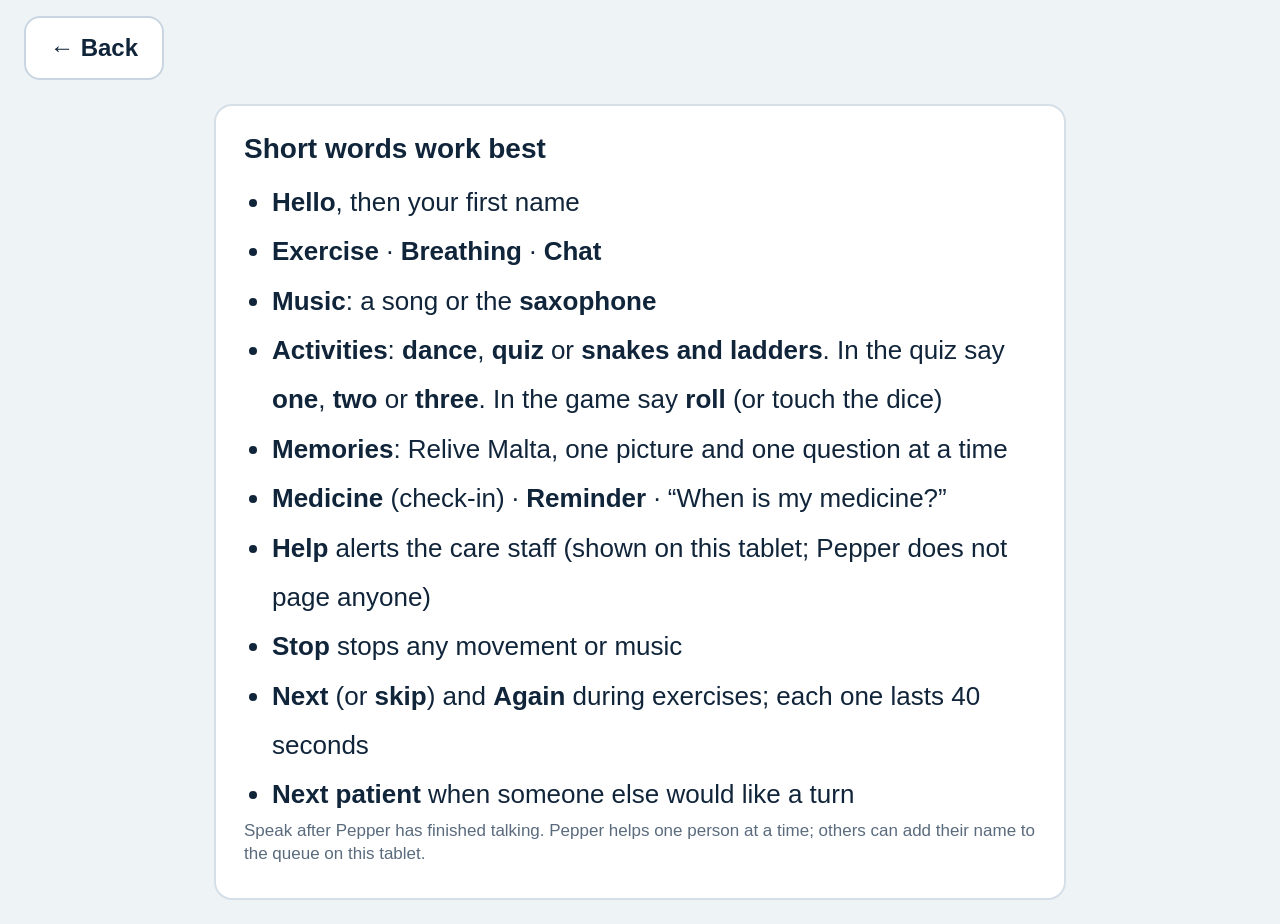
<file: home-care/PepperCareCompanion/html/examples.html>
<!DOCTYPE html>
<html lang="en">
<head>
  <meta charset="UTF-8">
  <meta name="viewport" content="width=device-width, initial-scale=1.0">
  <title>What can I say?</title>
  <link rel="stylesheet" href="css/main.css">
</head>
<body>
  <div class="backbar"><button class="btn secondary" type="button" onclick="location.href='index.html'">&larr; Back</button></div>
  <div class="page">
    <div class="card">
      <h2>Short words work best</h2>
      <ul class="phrases">
        <li><b>Hello</b>, then your first name</li>
        <li><b>Exercise</b> &middot; <b>Breathing</b> &middot; <b>Chat</b></li>
        <li><b>Music</b>: a song or the <b>saxophone</b></li>
        <li><b>Activities</b>: <b>dance</b>, <b>quiz</b> or <b>snakes and ladders</b>. In the quiz say <b>one</b>, <b>two</b> or <b>three</b>. In the game say <b>roll</b> (or touch the dice)</li>
        <li><b>Memories</b>: Relive Malta, one picture and one question at a time</li>
        <li><b>Medicine</b> (check-in) &middot; <b>Reminder</b> &middot; &ldquo;When is my medicine?&rdquo;</li>
        <li><b>Help</b> alerts the care staff (shown on this tablet; Pepper does not page anyone)</li>
        <li><b>Stop</b> stops any movement or music</li>
        <li><b>Next</b> (or <b>skip</b>) and <b>Again</b> during exercises; each one lasts 40 seconds</li>
        <li><b>Next patient</b> when someone else would like a turn</li>
      </ul>
      <p class="note">Speak after Pepper has finished talking. Pepper helps one person at a time; others can add their name to the queue on this tablet.</p>
    </div>
  </div>
</body>
</html>
</file>
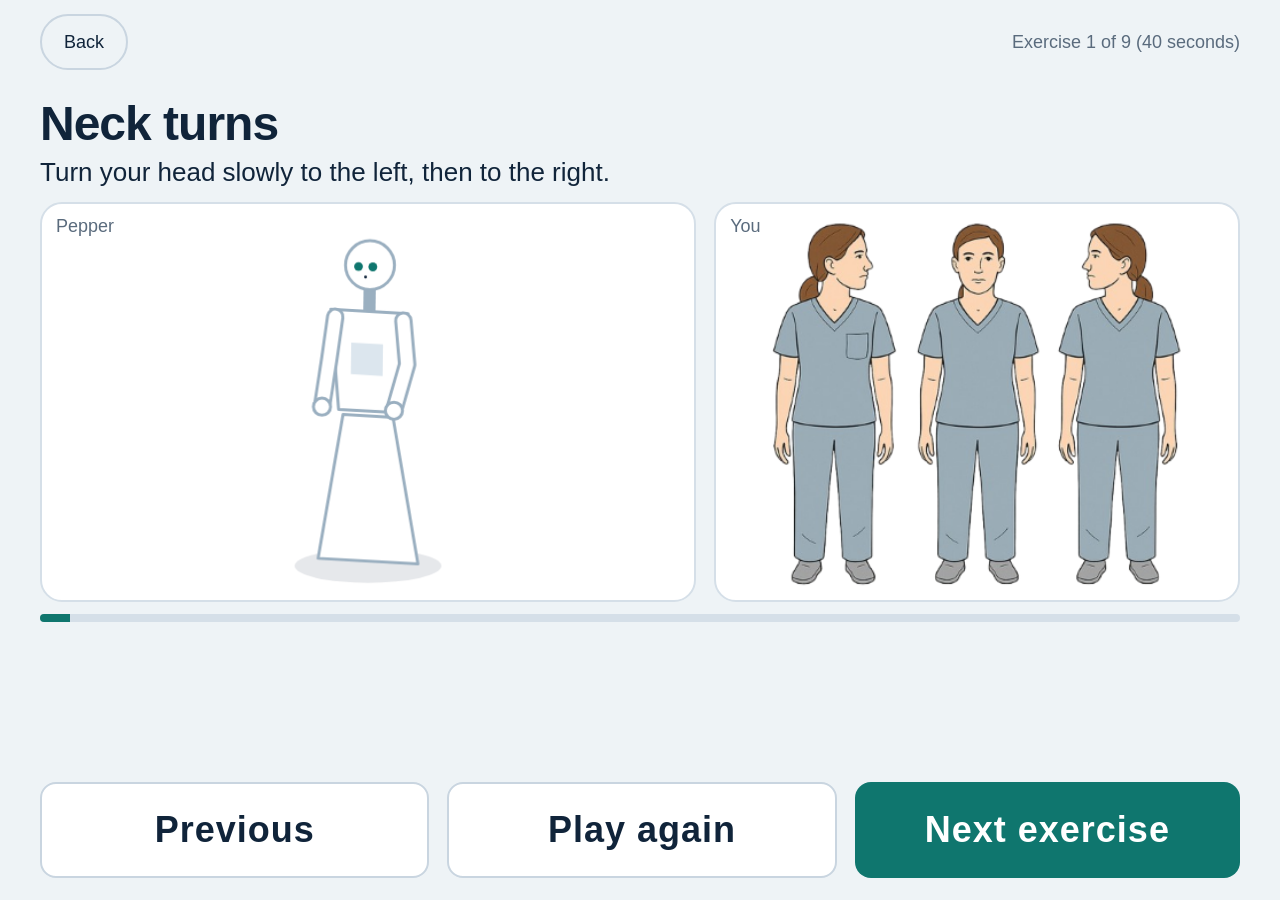
<file: home-care/PepperCareCompanion/html/exercises.html>
<!DOCTYPE html>
<html lang="en">
<head>
  <meta charset="UTF-8">
  <meta name="viewport" content="width=device-width, initial-scale=1.0">
  <title>Exercise and breathing videos</title>
  <link rel="stylesheet" href="css/main.css">
</head>
<body class="home">
  <header class="bar">
    <button class="link-btn first" type="button" onclick="location.href='index.html'">Back</button>
    <span class="status plain" id="vid-step">Exercise 1 of 9</span>
  </header>
  <main class="stage">
    <section class="exview">
      <h1 id="ex-title" class="ex-title">Neck turns</h1>
      <p id="ex-text" class="ex-text"></p>
      <div class="ex-media">
        <figure class="ex-pepper"><canvas id="ex-canvas" width="460" height="400" aria-label="Pepper doing the exercise"></canvas><figcaption>Pepper</figcaption></figure>
        <figure class="ex-you"><img id="ex-img" src="images/exercise1image.png" alt=""><div id="ex-breath" class="bwrap hidden"><div id="ex-circle" class="bcircle" style="-webkit-transition:none;transition:none"></div></div><figcaption>You</figcaption></figure>
      </div>
      <div class="ex-progress"><span id="ex-bar"></span></div>
    </section>
  </main>
  <footer class="safety">
    <button id="v-prev" class="btn quiet big-quiet" type="button">Previous</button>
    <button id="v-again" class="btn quiet big-quiet" type="button">Play again</button>
    <button id="v-next" class="btn primary big-quiet" type="button">Next exercise</button>
  </footer>
  <script src="js/motion-data.js"></script>
  <script src="js/figure.js"></script>
  <script>
  (function () {
    var SECONDS = 40, all = window.EXERCISE_MOTION, i = 0, $ = function (id) { return document.getElementById(id); };
    var player = new window.PepperFigure.Player($('ex-canvas'));
    player.ontick = function (t, dur) {
      $('ex-bar').style.width = Math.min(100, 100 * t / dur) + '%';
      var ex = all[i];
      if (ex.kind === 'breathing') {               /* circle follows Pepper's arms: up = breathe in = big */
        var k = (88 - player.cur.LShoulderPitch) / (88 - ex.in_deg), sc = 0.55 + 0.85 * Math.max(0, Math.min(1, k));
        $('ex-circle').style.webkitTransform = $('ex-circle').style.transform = 'scale(' + sc.toFixed(3) + ')';
      }
      if (t > dur + 1.5) { player.start(all[i].n, 0, all[i].kind === 'breathing' ? 0 : SECONDS); }          /* loop the video */
    };
    function show(k) {
      i = (k + all.length) % all.length;
      var ex = all[i];
      var breath = ex.kind === 'breathing';
      $('vid-step').textContent = (breath ? 'Breathing, ' + ex.breaths + ' breaths (' + Math.round(ex.duration) + ' seconds)' : 'Exercise ' + ex.n + ' of ' + (all.length - 1) + ' (' + SECONDS + ' seconds)');
      $('ex-title').textContent = ex.title; $('ex-text').textContent = ex.text;
      $('ex-img').className = breath ? 'hidden' : ''; if (!breath) { $('ex-img').src = ex.image; }
      $('ex-breath').className = 'bwrap' + (breath ? '' : ' hidden');
      player.start(ex.n, 0, breath ? 0 : SECONDS);   /* exercises last 40 s on the robot: short ones repeat */
    }
    var m = /[?&]n=(\d+)/.exec(location.search);
    $('v-prev').onclick = function () { show(i - 1); };
    $('v-next').onclick = function () { show(i + 1); };
    $('v-again').onclick = function () { show(i); };
    show(m ? parseInt(m[1], 10) - 1 : 0);
  })();
  </script>
</body>
</html>
</file>
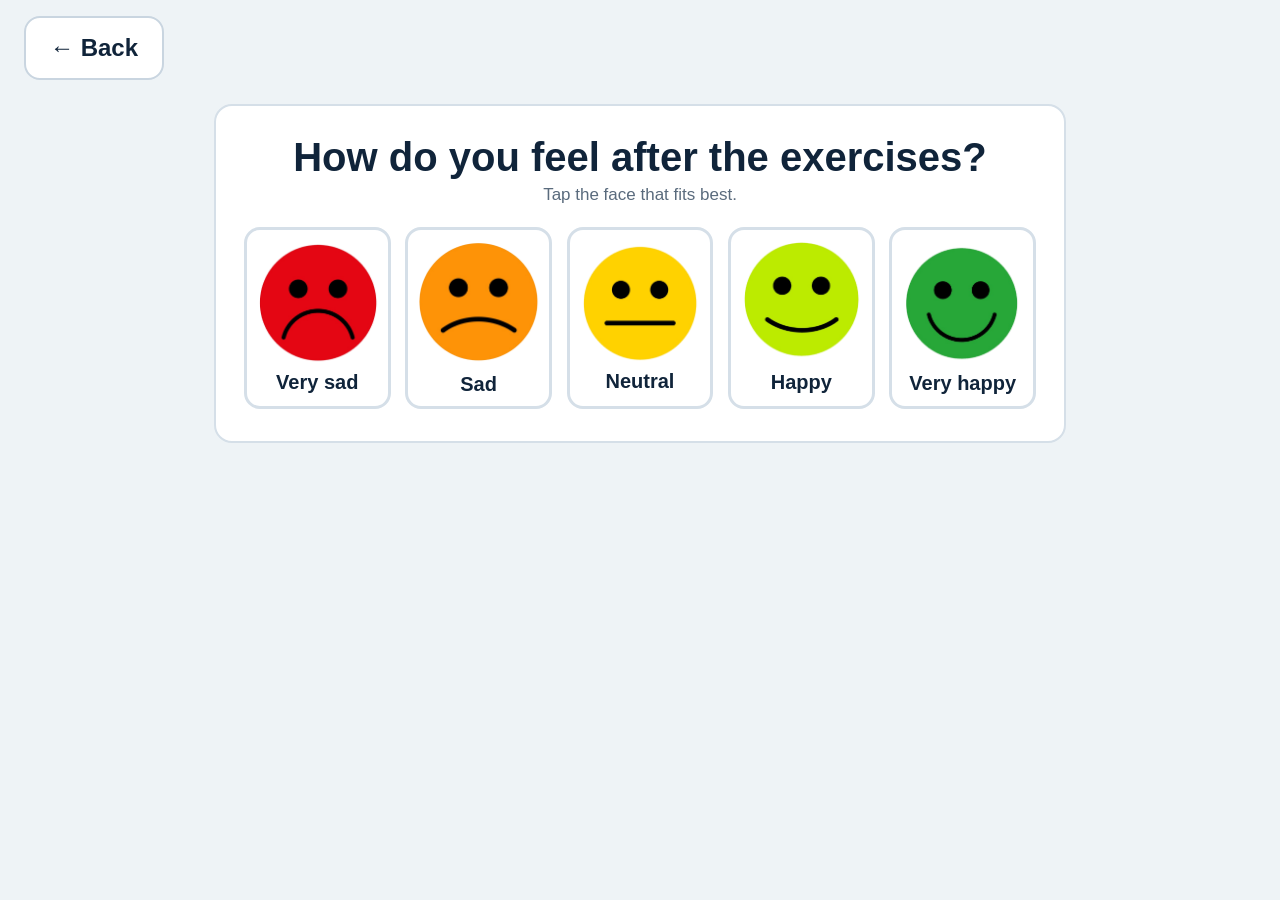
<file: home-care/PepperCareCompanion/html/feeling.html>
<!DOCTYPE html>
<html lang="en">
<head>
  <meta charset="UTF-8">
  <meta name="viewport" content="width=device-width, initial-scale=1.0">
  <title>How do you feel?</title>
  <link rel="stylesheet" href="css/main.css">
</head>
<body>
  <div class="backbar"><button class="btn secondary" type="button" onclick="location.href='index.html'">&larr; Back</button></div>
  <div class="page">
    <div class="card center">
      <h1>How do you feel after the exercises?</h1>
      <p id="who" class="note">Tap the face that fits best.</p>
      <div class="faces" id="faces">
        <button type="button" data-v="very sad"><img src="images/verysad.png" alt="Very sad"><span>Very sad</span></button>
        <button type="button" data-v="sad"><img src="images/sad.png" alt="Sad"><span>Sad</span></button>
        <button type="button" data-v="neutral"><img src="images/neutral.png" alt="Neutral"><span>Neutral</span></button>
        <button type="button" data-v="happy"><img src="images/happy.png" alt="Happy"><span>Happy</span></button>
        <button type="button" data-v="very happy"><img src="images/veryhappy.png" alt="Very happy"><span>Very happy</span></button>
      </div>
      <p id="thanks" class="note" style="font-size:26px"></p>
    </div>
  </div>
  <script>
  (function () {
    var box = document.getElementById('faces'), thanks = document.getElementById('thanks');
    function who() { try { return (window.localStorage.getItem('pepper.current') || '').toLowerCase(); } catch (e) { return ''; } }
    box.onclick = function (e) {
      var b = e.target; while (b && b !== box && b.tagName !== 'BUTTON') { b = b.parentNode; }
      if (!b || b === box) { return; }
      var kids = box.getElementsByTagName('button');
      for (var i = 0; i < kids.length; i++) { kids[i].className = ''; }
      b.className = 'chosen';
      try {
        var all = JSON.parse(window.localStorage.getItem('pepper.feel') || '{}');
        all[who() || 'unnamed patient'] = b.getAttribute('data-v');
        window.localStorage.setItem('pepper.feel', JSON.stringify(all));
      } catch (err) { /* storage can be unavailable; the tap still counts visually */ }
      thanks.textContent = 'Thank you! Noted: ' + b.getAttribute('data-v') + '.';
    };
  })();
  </script>
</body>
</html>
</file>
<file: home-care/PepperCareCompanion/html/css/main.css>
/* Pepper Care Companion tablet UI. Calm patient screen + separate staff view.
   1280x800 Pepper tablet; old WebView safe (no CSS variables, no grid). */
* { box-sizing: border-box; }
html, body { margin: 0; padding: 0; height: 100%; }
body { background: #EEF3F6; color: #10243A; font-family: Roboto, "Segoe UI", Arial, sans-serif; font-size: 20px; line-height: 1.35; }
h1, h2, h3, p { margin: 0; }
button, input { font-family: inherit; }
button { cursor: pointer; }
button:focus, input:focus, a:focus { outline: 4px solid #F5B400; outline-offset: 2px; }
button[disabled] { opacity: 0.4; cursor: default; }
.hidden { display: none !important; }

/* ---------- patient screen ---------- */
body.home { display: -webkit-flex; display: flex; -webkit-flex-direction: column; flex-direction: column; overflow: hidden; }
.bar { display: -webkit-flex; display: flex; -webkit-align-items: center; align-items: center; padding: 14px 40px; }
.brand { display: -webkit-flex; display: flex; -webkit-flex-direction: column; flex-direction: column; }
.brand-name { font-size: 24px; font-weight: 700; color: #10243A; letter-spacing: -0.3px; }
.brand-sub { font-size: 15px; color: #5A6B7D; }
.status { margin-left: auto; font-size: 18px; color: #5A6B7D; }
.status:before { content: ""; display: inline-block; width: 12px; height: 12px; border-radius: 50%; margin-right: 8px; background: #B54708; vertical-align: 0; }
.status.ok:before { background: #12805C; }
.link-btn.first { margin-left: 0; }
.status.plain:before { display: none; }
.safety .big-quiet { -webkit-flex: 1; flex: 1; min-height: 96px; font-size: 26px; margin-right: 18px; }
.safety .big-quiet:last-child { margin-right: 0; }
.link-btn { margin-left: 28px; background: none; border: 2px solid #C9D5E0; color: #10243A; border-radius: 28px; padding: 0 22px; min-height: 56px; font-size: 18px; }

.alert { display: none; margin: 0 40px 8px; padding: 10px 12px 10px 22px; border-radius: 14px; background: #B42318; color: #fff; font-size: 22px; font-weight: bold; -webkit-align-items: center; align-items: center; }
.alert.show { display: -webkit-flex; display: flex; }
.alert.pending { background: #7A2E0E; }
.alert.info { background: #0F5E58; }
.alert .msg { -webkit-flex: 1; flex: 1; }
.alert button { background: #fff; color: #10243A; border: 0; border-radius: 10px; padding: 0 22px; font-size: 20px; font-weight: bold; min-height: 56px; }

.stage { -webkit-flex: 1; flex: 1; min-height: 0; padding: 12px 40px 0; display: -webkit-flex; display: flex; -webkit-flex-direction: column; flex-direction: column; overflow: hidden; }
.hello { font-size: 72px; line-height: 1.05; font-weight: 700; letter-spacing: -1.5px; color: #10243A; word-wrap: break-word; }
.hint { margin-top: 10px; font-size: 26px; color: #5A6B7D; max-width: 900px; }
.start-row { display: -webkit-flex; display: flex; margin-top: 36px; max-width: 760px; }
.start-row input { -webkit-flex: 1; flex: 1; min-width: 0; font-size: 30px; padding: 0 22px; min-height: 84px; border: 3px solid #C9D5E0; border-radius: 18px; background: #fff; color: #10243A; }
.start-row .btn { margin-left: 14px; min-width: 180px; }

.tiles { display: -webkit-flex; display: flex; -webkit-flex-wrap: wrap; flex-wrap: wrap; margin: 28px -9px 0; }
.tile { width: 23%; width: calc(25% - 18px); margin: 9px; min-height: 150px; background: #fff; border: 2px solid #D5DFE8; border-radius: 22px; color: #10243A; font-size: 28px; font-weight: 600; padding: 18px; }
.tile svg { display: block; width: 52px; height: 52px; margin: 0 auto 10px; fill: none; stroke: #0F766E; stroke-width: 1.8; stroke-linecap: round; stroke-linejoin: round; }
.tile:active { background: #E3F1EF; border-color: #0F766E; }

.btn { min-height: 64px; padding: 0 24px; font-size: 24px; font-weight: 700; border: 0; border-radius: 16px; color: #fff; }
.btn.primary { background: #0F766E; min-height: 84px; font-size: 28px; }
.btn.quiet { background: #fff; color: #10243A; border: 2px solid #C9D5E0; font-weight: 600; font-size: 20px; min-height: 60px; }
.btn.secondary { background: #fff; color: #10243A; border: 2px solid #C9D5E0; }
.safety { display: -webkit-flex; display: flex; padding: 16px 40px 22px; }
.safety .btn { -webkit-flex: 1; flex: 1; min-height: 96px; font-size: 36px; letter-spacing: 1px; }
.badge { display: inline-block; min-width: 26px; height: 26px; line-height: 26px; margin-left: 10px; padding: 0 7px; border-radius: 13px; background: #B42318; color: #fff; font-size: 16px; font-weight: 700; text-align: center; }
.btn.help { background: #B42318; margin-right: 18px; }
.btn.stop { background: #B54708; }

/* ---------- choice lists (music, shows) ---------- */
.picker { margin-top: 18px; }
.pick-title { font-size: 44px; line-height: 1.1; font-weight: 700; letter-spacing: -1px; }
.pick-list { display: -webkit-flex; display: flex; -webkit-flex-wrap: wrap; flex-wrap: wrap; margin: 18px -9px 0; }
.pick { -webkit-flex: 1; flex: 1; min-width: 200px; min-height: 130px; margin: 9px; background: #fff; border: 2px solid #D5DFE8; border-radius: 22px; color: #10243A; font-size: 24px; font-weight: 600; padding: 12px; }
.pick svg { display: block; width: 44px; height: 44px; margin: 0 auto 8px; fill: none; stroke: #0F766E; stroke-width: 1.8; stroke-linecap: round; stroke-linejoin: round; }
.pick:active { background: #E3F1EF; border-color: #0F766E; }
.pick-back { margin-top: 14px; min-width: 200px; }

/* ---------- quiz: a question, three big answers, a calm result ---------- */
.quiz { -webkit-flex: 1; flex: 1; min-height: 0; padding-top: 2px; }
.qz-q { font-size: 44px; line-height: 1.15; font-weight: 700; letter-spacing: -0.8px; margin-top: 4px; }
.qz-fb { margin-top: 6px; padding: 8px 16px; border-radius: 12px; font-size: 24px; font-weight: 600; }
.qz-fb.good { background: #DDF1EA; color: #0B5C47; }
.qz-fb.soft { background: #FDF0D8; color: #7A4A0A; }
.qz-opts { margin-top: 16px; }
.qz-opt { display: -webkit-flex; display: flex; -webkit-align-items: center; align-items: center; width: 100%; min-height: 96px; margin: 0 0 12px; padding: 8px 22px 8px 12px; text-align: left; background: #fff; border: 2px solid #D5DFE8; border-radius: 22px; color: #10243A; font-size: 32px; font-weight: 600; }
.qz-opt:active { background: #E3F1EF; border-color: #0F766E; }
.qz-num { -webkit-flex: none; flex: none; width: 64px; height: 64px; line-height: 64px; margin-right: 22px; border-radius: 50%; background: #E3F1EF; color: #0F766E; font-size: 34px; font-weight: 700; text-align: center; }
.qz-txt { -webkit-flex: 1; flex: 1; }
.qz-tip { margin-top: 10px; font-size: 20px; color: #5A6B7D; }
.qz-msg { margin-top: 14px; font-size: 32px; color: #10243A; }
.qz-end { display: -webkit-flex; display: flex; margin-top: 28px; max-width: 760px; }
.qz-end .btn { -webkit-flex: 1; flex: 1; margin-right: 14px; }
@media (max-height: 700px) {
  .qz-q { font-size: 30px; } .qz-fb { font-size: 18px; padding: 4px 12px; } .qz-opts { margin-top: 8px; }
  .qz-opt { min-height: 60px; font-size: 22px; margin-bottom: 8px; border-radius: 16px; } .qz-num { width: 40px; height: 40px; line-height: 40px; font-size: 22px; margin-right: 14px; }
  .qz-tip { font-size: 16px; margin-top: 4px; } .qz-msg { font-size: 22px; } .qz-end { margin-top: 14px; }
}
@media (max-width: 760px) { .qz-q { font-size: 28px; } .qz-opt { min-height: 64px; font-size: 22px; } }

/* ---------- Relive Malta: a picture, one warm sentence and two gentle prompts. Calm: no timers, no scores. ---------- */
.mem { -webkit-flex: 1; flex: 1; min-height: 0; padding-top: 2px; }
.mem-body { display: -webkit-flex; display: flex; -webkit-align-items: center; align-items: center; margin-top: 8px; }
.mem-artwrap { -webkit-flex: none; flex: none; width: 36%; }
.mem-art { position: relative; border-radius: 24px; overflow: hidden; background: #fff; border: 2px solid #D5DFE8; line-height: 0; }
.mem-art svg { width: 100%; height: auto; display: block; }
.mem-photo { position: absolute; top: 0; left: 0; right: 0; bottom: 0; background-color: #E8EEF3; background-size: cover; background-position: center; }
.mem-dots { position: absolute; left: 0; right: 0; bottom: 8px; text-align: center; line-height: 1; }
.mem-dot { display: inline-block; width: 12px; height: 12px; margin: 0 5px; border-radius: 6px; background: rgba(255,255,255,0.55); border: 1px solid rgba(16,36,58,0.35); }
.mem-dot.on { background: #fff; border-color: #0F766E; }
.mem-credit { margin-top: 4px; font-size: 14px; line-height: 1.2; color: #5B6B7B; min-height: 17px; }
.mem-text { -webkit-flex: 1; flex: 1; margin-left: 32px; }
.mem-title { font-size: 44px; line-height: 1.12; font-weight: 700; letter-spacing: -0.8px; }
.mem-line { margin-top: 10px; font-size: 28px; line-height: 1.3; color: #3C4E62; }
.mem-q { margin-top: 18px; font-size: 32px; line-height: 1.25; font-weight: 600; color: #0B5C47; }
.mem-reply { margin-top: 14px; padding: 10px 16px; font-size: 28px; line-height: 1.25; font-weight: 600; color: #3F2B00; background: #FDF0D8; border-radius: 16px; }
.mem-opts { display: -webkit-flex; display: flex; margin-top: 12px; }
.mem-opt { -webkit-flex: 1; flex: 1; margin-right: 14px; min-height: 72px; padding: 6px 12px; font-size: 28px; font-weight: 700; color: #10243A; background: #fff; border: 2px solid #0F766E; border-radius: 22px; }
.mem-opt:last-child { margin-right: 0; }
.mem-opt:active { background: #E3F1EF; }
.mem-opt.on { background: #0F766E; border-color: #0F766E; color: #fff; }
.mem-opt:disabled { opacity: 0.55; }
.mem-opt.on:disabled { opacity: 1; }
.mem-actions { display: -webkit-flex; display: flex; margin-top: 12px; }
.mem-actions .btn { -webkit-flex: 1; flex: 1; margin-right: 14px; min-height: 64px; font-size: 26px; }
.mem-actions .btn:last-child { margin-right: 0; }
.btn.like { background: #FDF0D8; color: #7A4A0A; border: 2px solid #E8C98A; font-weight: 700; }
.btn.like.on { background: #F4C542; color: #3F2B00; border-color: #F4C542; }
.mem-actions .btn:disabled { opacity: 0.45; }
@media (max-height: 700px) {
  .mem-title { font-size: 30px; } .mem-line { font-size: 19px; margin-top: 4px; } .mem-q { font-size: 22px; margin-top: 8px; } .mem-reply { font-size: 19px; margin-top: 6px; padding: 6px 12px; }
  .mem-opts { margin-top: 8px; } .mem-opt { min-height: 56px; font-size: 21px; border-radius: 16px; } .mem-credit { font-size: 11px; min-height: 13px; }
  .mem-text { margin-left: 20px; } .mem-art { width: 40%; border-radius: 16px; } .mem-actions { margin-top: 10px; } .mem-actions .btn { min-height: 56px; font-size: 22px; }
}
@media (max-width: 760px) { .mem-body { display: block; } .mem-artwrap { width: 100%; } .mem-text { margin-left: 0; margin-top: 10px; } .mem-title { font-size: 28px; } .mem-line { font-size: 18px; } .mem-q { font-size: 20px; } .mem-reply { font-size: 18px; } .mem-opts { display: block; } .mem-opt { display: block; width: 100%; margin: 0 0 8px; min-height: 52px; font-size: 20px; } }

/* ---------- exercise view: Pepper's real motion next to the picture of a person ---------- */
.exview { padding-top: 2px; -webkit-flex: 1; flex: 1; min-height: 0; display: -webkit-flex; display: flex; -webkit-flex-direction: column; flex-direction: column; }
.ex-step { font-size: 22px; color: #5A6B7D; }
.ex-title { font-size: 48px; line-height: 1.1; font-weight: 700; letter-spacing: -1px; }
.ex-text { font-size: 26px; color: #10243A; margin-top: 4px; }
.ex-media { display: -webkit-flex; display: flex; margin-top: 12px; -webkit-flex: 1; flex: 1; min-height: 120px; max-height: 400px; }
.ex-media figure { margin: 0; position: relative; background: #fff; border: 2px solid #D5DFE8; border-radius: 22px; overflow: hidden; text-align: center; }
.ex-pepper { -webkit-flex: 1.25; flex: 1.25; margin-right: 18px !important; }
.ex-you { -webkit-flex: 1; flex: 1; }
.ex-media canvas { height: 100%; width: auto; max-width: 100%; display: block; margin: 0 auto; }
.ex-media img { height: 100%; width: 100%; object-fit: contain; }
.ex-media figcaption { position: absolute; left: 14px; top: 10px; font-size: 18px; color: #5A6B7D; }
.ex-progress { -webkit-flex: none; flex: none; height: 8px; margin-top: 12px; background: #D5DFE8; border-radius: 4px; overflow: hidden; }
.ex-progress span { display: block; height: 100%; width: 0; background: #0F766E; }
.exview.done .ex-progress span { background: #12805C; }
.ex-foot { -webkit-flex: none; flex: none; display: -webkit-flex; display: flex; -webkit-align-items: center; align-items: center; margin-top: 10px; }
.ex-left { -webkit-flex: 1; flex: 1; font-size: 22px; color: #5A6B7D; }
.btn.ex-skip { min-height: 64px; font-size: 24px; padding: 0 28px; }
@media (max-height: 700px) {
  .ex-title { font-size: 32px; } .ex-text { font-size: 19px; } .ex-step { font-size: 17px; }
  .ex-media { margin-top: 6px; } .ex-progress { margin-top: 6px; }
}

/* ---------- staff view ---------- */
.staff { display: none; position: fixed; left: 0; top: 0; right: 0; bottom: 0; background: #fff; z-index: 40; padding: 18px 32px; -webkit-flex-direction: column; flex-direction: column; }
.staff.open { display: -webkit-flex; display: flex; }
.staff-head { display: -webkit-flex; display: flex; -webkit-align-items: center; align-items: center; -webkit-justify-content: space-between; justify-content: space-between; padding-bottom: 12px; border-bottom: 2px solid #E3EAF0; }
.staff-head h2 { font-size: 28px; }
.staff-cols { display: -webkit-flex; display: flex; -webkit-flex: 1; flex: 1; min-height: 0; padding-top: 6px; }
.scol { -webkit-flex: 1; flex: 1; min-width: 0; overflow-y: auto; padding: 0 22px; border-left: 2px solid #E3EAF0; }
.scol:first-child { padding-left: 0; border-left: 0; }
.scol h3 { font-size: 18px; color: #5A6B7D; font-weight: 600; margin: 14px 0 8px; }
.count { font-weight: 400; }
.big-name { font-size: 32px; font-weight: 700; }
.note { font-size: 17px; color: #5A6B7D; margin-bottom: 8px; }
.pair { display: -webkit-flex; display: flex; margin-top: 10px; }
.pair > * { -webkit-flex: 1; flex: 1; min-width: 0; }
.pair > * + * { margin-left: 10px; }
.pair input { font-size: 20px; padding: 0 12px; min-height: 60px; border: 2px solid #C9D5E0; border-radius: 14px; }
.tag { display: inline-block; margin: 6px 6px 0 0; padding: 2px 10px; border-radius: 8px; background: #EEF3F6; font-size: 16px; }
.tag.bad { background: #FDEAD7; color: #7A2E0E; }
.tag.alert { background: #FEE4E2; color: #B42318; }
.btn.danger { background: #B42318; }
.confirm { margin-top: 10px; padding: 12px; border: 2px solid #B42318; border-radius: 14px; }
.confirm p { font-size: 18px; }
.alerts li.open { color: #B42318; font-weight: 700; }
.list .x.seen { width: auto; min-width: 96px; font-size: 18px; padding: 0 14px; background: #FEE4E2; color: #B42318; font-weight: 700; }
.list, .history { list-style: none; margin: 8px 0 0; padding: 0; }
.list li { display: -webkit-flex; display: flex; -webkit-align-items: center; align-items: center; -webkit-justify-content: space-between; justify-content: space-between; padding: 6px 0; border-top: 1px solid #E3EAF0; font-size: 20px; }
.list li.due { color: #B42318; font-weight: 700; }
.list .x { min-width: 56px; min-height: 56px; font-size: 26px; border: 0; background: #EEF3F6; color: #10243A; border-radius: 12px; }
.history li { padding: 8px 0; border-top: 1px solid #E3EAF0; font-size: 17px; color: #5A6B7D; }
.history .n { color: #10243A; font-weight: 700; font-size: 20px; margin-right: 6px; }
.empty { color: #8796A5; }
.links a { display: inline-block; color: #0F5E58; font-weight: 600; margin: 0 18px 8px 0; font-size: 18px; }
.diag { padding-top: 8px; font-size: 15px; color: #8796A5; }

/* ---------- breathing view: circle grows while breathing in, shrinks while breathing out ---------- */
.bwrap { height: 100%; display: -webkit-flex; display: flex; -webkit-align-items: center; align-items: center; -webkit-justify-content: center; justify-content: center; }
.bcircle { width: 200px; height: 200px; border-radius: 50%; background: #9CCFC8; border: 6px solid #0F766E;
  -webkit-transform: scale(0.55); transform: scale(0.55); -webkit-transition: -webkit-transform 4s ease-in-out; transition: transform 4s ease-in-out; }
.bcircle.in { -webkit-transform: scale(1.4); transform: scale(1.4); }
.bcircle.out { -webkit-transform: scale(0.55); transform: scale(0.55); -webkit-transition-duration: 5s; transition-duration: 5s; }
@media (prefers-reduced-motion: reduce) { .bcircle { -webkit-transition: none; transition: none; } }
@media (max-height: 700px) { .bcircle { width: 120px; height: 120px; } }

/* ---------- secondary pages ---------- */
.page { max-width: 900px; margin: 0 auto; padding: 24px; }
.backbar { padding: 16px 24px 0; }
.card { background: #fff; border-radius: 18px; padding: 24px 28px; border: 2px solid #D5DFE8; }
.card h2 { font-size: 28px; margin-bottom: 10px; }
.faces { display: -webkit-flex; display: flex; -webkit-justify-content: space-between; justify-content: space-between; margin-top: 20px; }
.faces button { background: #fff; border: 3px solid #D5DFE8; border-radius: 16px; padding: 10px; width: 18.5%; }
.faces button img { width: 100%; height: auto; display: block; }
.faces button span { display: block; font-size: 20px; font-weight: 600; margin-top: 6px; color: #10243A; }
.faces button.chosen { border-color: #0F766E; background: #E3F1EF; }
.phrases { font-size: 26px; line-height: 1.9; margin: 8px 0 0; padding-left: 28px; }
.center { text-align: center; }
.highlight { background: #FFF3B0; padding: 2px 8px; border-radius: 6px; font-weight: bold; }

/* ---------- short screens (laptop windows) ---------- */
@media (max-height: 700px) {
  .bar { padding: 8px 24px; } .brand-name { font-size: 20px; } .brand-sub { font-size: 13px; }
  .stage { padding: 4px 24px 0; }
  .hello { font-size: 48px; } .hint { font-size: 20px; margin-top: 4px; }
  .start-row { margin-top: 18px; } .start-row input, .btn.primary { min-height: 64px; font-size: 22px; }
  .tiles { margin-top: 10px; } .tile { min-height: 96px; font-size: 22px; padding: 8px; margin: 6px; width: calc(25% - 12px); }
  .pick { min-height: 84px; font-size: 20px; } .pick svg { width: 30px; height: 30px; margin-bottom: 2px; } .pick-title { font-size: 30px; }
  .tile svg { width: 34px; height: 34px; margin-bottom: 4px; }
  .safety { padding: 8px 24px 12px; } .safety .btn { min-height: 64px; font-size: 26px; }
  .staff { padding: 10px 20px; } .scol h3 { margin: 8px 0 4px; }
}
.tapped { -webkit-transform: scale(0.96); transform: scale(0.96); box-shadow: 0 0 0 6px rgba(15,118,110,.35); }

@media (max-width: 760px) { .tile { width: calc(50% - 12px); } .hello { font-size: 44px; } .bar { padding: 8px 16px; } .stage { padding-left: 16px; padding-right: 16px; } .safety { padding-left: 16px; padding-right: 16px; } }

/* ---------- Snakes and Ladders: the board (one SVG), the dice and who is playing ---------- */
.snl { -webkit-flex: 1; flex: 1; min-height: 0; padding-top: 2px; }
.snl-body { display: -webkit-flex; display: flex; -webkit-align-items: flex-start; align-items: flex-start; margin-top: 6px; }
.snl-boardwrap { -webkit-flex: none; flex: none; width: 450px; }
.snl-board { border-radius: 16px; overflow: hidden; background: #fff; border: 2px solid #D5DFE8; line-height: 0; }
.snl-board svg { width: 100%; height: auto; display: block; }
.snl-side { -webkit-flex: 1; flex: 1; min-width: 0; margin-left: 30px; }
.snl-players { display: -webkit-flex; display: flex; }
.snl-chip { -webkit-flex: 1; flex: 1; display: -webkit-flex; display: flex; -webkit-align-items: center; align-items: center; margin-right: 12px; padding: 8px 14px; background: #fff; border: 2px solid #D5DFE8; border-radius: 16px; font-size: 24px; font-weight: 600; }
.snl-chip:last-child { margin-right: 0; }
.snl-dot { display: inline-block; width: 22px; height: 22px; margin-right: 10px; border-radius: 50%; }
.snl-dot.you { background: #0F766E; }
.snl-dot.pep { background: #B54708; }
.snl-name { -webkit-flex: 1; flex: 1; }
.snl-pos { font-size: 30px; color: #10243A; }
.snl-banner { margin-top: 12px; min-height: 40px; font-size: 34px; line-height: 1.15; font-weight: 700; letter-spacing: -0.5px; color: #0B5C47; }
.snl-roll { display: block; width: 100%; margin-top: 10px; padding: 10px 14px 12px; background: #fff; border: 3px solid #0F766E; border-radius: 22px; color: #10243A; text-align: center; }
.snl-roll:active { background: #E3F1EF; }
.snl-roll.tapped { background: #E3F1EF; }
.snl-die { display: block; width: 110px; height: 110px; margin: 0 auto; }
.snl-die svg { width: 100%; height: 100%; display: block; }
.snl-rolltxt { display: block; margin-top: 6px; font-size: 28px; font-weight: 700; color: #0F766E; }
.snl-say { margin-top: 12px; min-height: 62px; padding: 8px 14px; background: #FDF0D8; border-radius: 14px; font-size: 24px; line-height: 1.3; color: #3F2A0A; }
.snl-say:empty { visibility: hidden; }
.snl-btns { display: -webkit-flex; display: flex; margin-top: 10px; }
.snl-btns .btn { -webkit-flex: 1; flex: 1; margin-right: 14px; min-height: 60px; font-size: 24px; }
.snl-btns .btn:last-child { margin-right: 0; }
@media (max-height: 700px) {
  .snl-side { margin-left: 22px; }
  .snl-chip { padding: 4px 10px; font-size: 20px; } .snl-pos { font-size: 24px; }
  .snl-banner { margin-top: 6px; min-height: 30px; font-size: 26px; }
  .snl-roll { margin-top: 6px; padding: 6px 10px 8px; border-radius: 16px; } .snl-die { width: 70px; height: 70px; } .snl-rolltxt { margin-top: 2px; font-size: 22px; }
  .snl-say { margin-top: 8px; min-height: 48px; padding: 6px 10px; font-size: 19px; }
  .snl-btns { margin-top: 8px; } .snl-btns .btn { min-height: 52px; font-size: 20px; }
}
/* the page measures the free height and sets the board width; below this height it also uses the compact controls */
.snl-tight .snl-side { margin-left: 22px; }
.snl-tight .snl-chip { padding: 4px 10px; font-size: 20px; } .snl-tight .snl-pos { font-size: 24px; }
.snl-tight .snl-banner { margin-top: 6px; min-height: 30px; font-size: 26px; }
.snl-tight .snl-roll { margin-top: 6px; padding: 6px 10px 8px; border-radius: 16px; } .snl-tight .snl-die { width: 70px; height: 70px; } .snl-tight .snl-rolltxt { margin-top: 2px; font-size: 22px; }
.snl-tight .snl-say { margin-top: 8px; min-height: 48px; padding: 6px 10px; font-size: 19px; }
.snl-tight .snl-btns { margin-top: 8px; } .snl-tight .snl-btns .btn { min-height: 52px; font-size: 20px; }
@media (max-width: 760px) { .snl { overflow-y: auto; -webkit-overflow-scrolling: touch; } .snl-body { display: block; } .snl-boardwrap { width: 100%; } .snl-side { margin-left: 0; margin-top: 10px; padding-bottom: 12px; } .snl-chip { padding: 4px 8px; font-size: 20px; } .snl-pos { font-size: 24px; } .snl-dot { margin-right: 6px; } }
</file>
